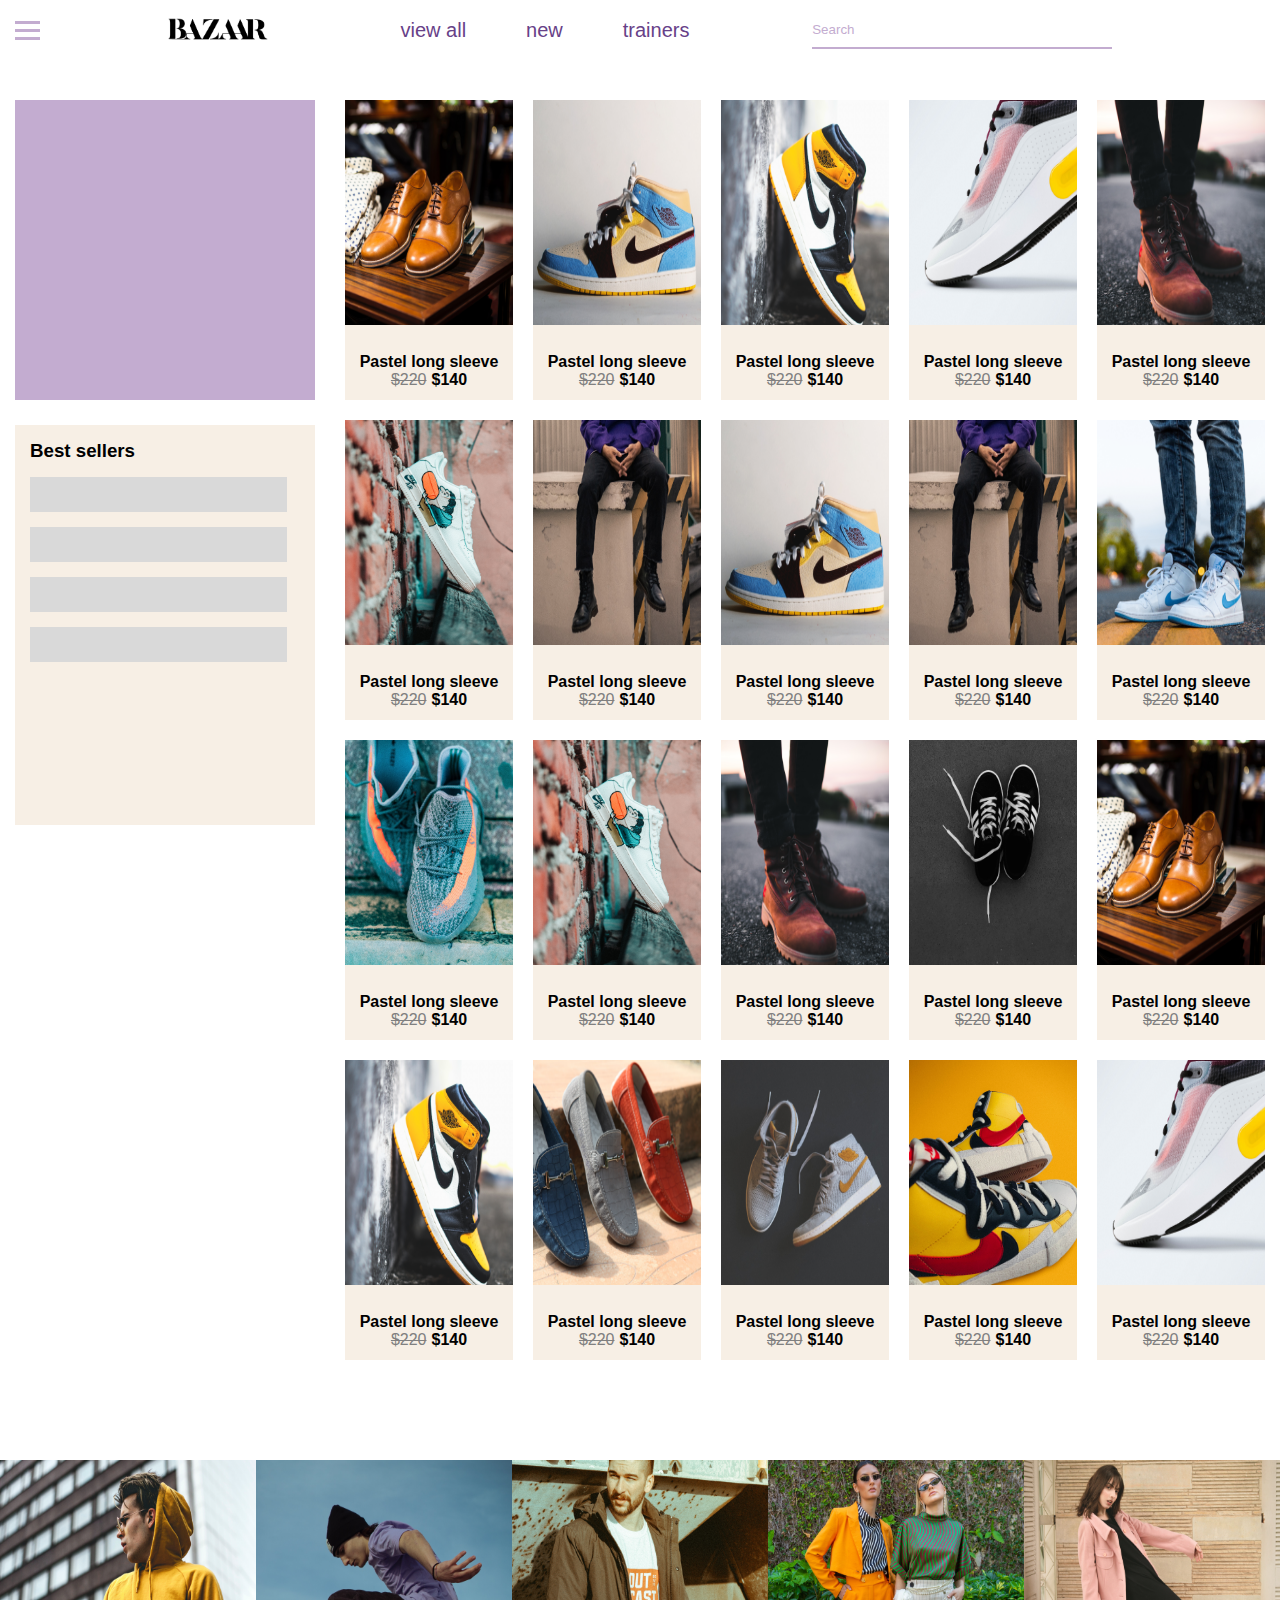
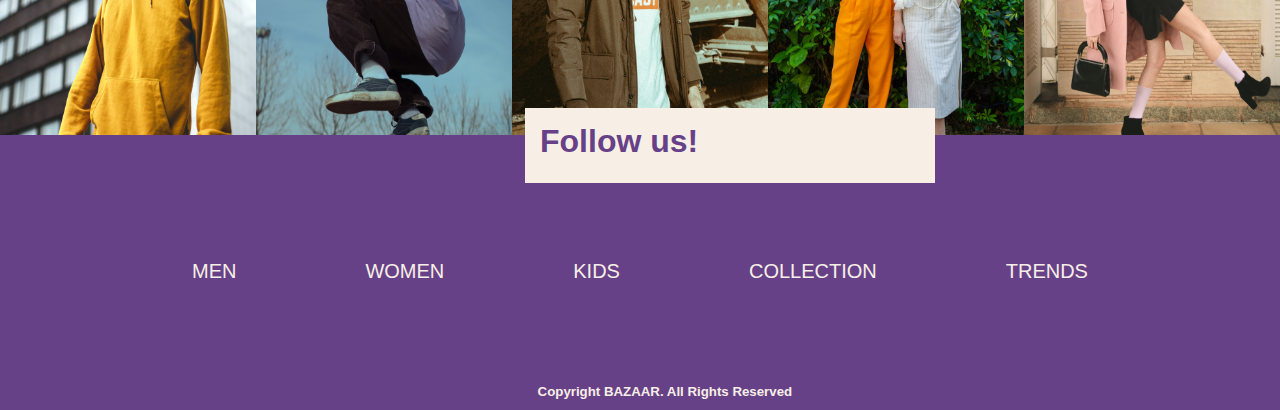
<file: all.html>
<html lang="en">
<head>
  <meta charset="UTF-8">
  <meta http-equiv="X-UA-Compatible" content="IE=edge">
  <meta name="viewport" content="width=device-width, initial-scale=1.0">
  <link rel="stylesheet" href="https://cdnjs.cloudflare.com/ajax/libs/font-awesome/6.4.0/css/all.min.css" integrity="sha512-iecdLmaskl7CVkqkXNQ/ZH/XLlvWZOJyj7Yy7tcenmpD1ypASozpmT/E0iPtmFIB46ZmdtAc9eNBvH0H/ZpiBw==" crossorigin="anonymous" referrerpolicy="no-referrer" />
  <link rel="stylesheet" href="fadi.css">
  <title>Document</title>
</head>
<body>
  <header>
    <div class="hamburger">
      <span class="bar"></span>
      <span class="bar"></span>
      <span class="bar"></span>
    </div>
    <ul class="ham-list">
      <li class="bold-li">WOMEN</li>
      <li><a href="">Basics</a></li>
      <li><a href="">Jeans</a></li>
      <li><a href="">Pants</a></li>
      <li><a href="">T-shirts</a></li>
      <li><a href="">Dress</a></li>
      <li><a href="">Skirt</a></li>
      <li><a href="">Shoes</a></li>
      <li><a href="">Accessories</a></li>
      <li class="bold-li">MEN</li>
      <li><a href="">Basics</a></li>
      <li><a href="">Jeans</a></li>
      <li><a href="">T-shirts</a></li>
      <li><a href="">Pants</a></li>
      <li><a href="">Shoes</a></li>
      <li class="bold-li">KIDS</li>
      <li><a href="">Basics</a></li>
      <li><a href="">Dress</a></li>
      <li><a href="">Pants</a></li>
      <li><a href="">T-shirts</a></li>
      <li><a href="">Shoes</a></li>
    </ul>
    <a href=""><img src="imgs/logo.png" alt="logo" class="logo"></a>
    <nav>
      <ul>
        <li><a href="">view all</a></li>
        <li><a href="">new</a></li>
        <li><a href="">trainers</a></li>
      </ul>
    </nav>
    <div class="search-bar">
      <input type="text" placeholder="Search" id="search">
      <label for="search"><i class="fa-solid fa-magnifying-glass" style="color:#c3acd0;"></i></label>
    </div>
    <div class="shopping-bag">
      <a href=""><i class="fa-solid fa-heart" style="color: #c3acd0;"></i></a>
      <a href=""><i class="fa-solid fa-bag-shopping" style="color: #c3acd0;"></i></a>
    </div>
  </div>
  </header>
<div class="container">
  <section class="section-1">
    <div class="grid-container">
      <a href="product .html">
       <div>
        <img src="imgs/sabat1 (7).png" alt="">
        <br>
          <i class="fa-solid fa-star" style="color: #FFC806;"></i>
          <i class="fa-solid fa-star" style="color: #FFC806;"></i>
          <i class="fa-solid fa-star" style="color: #FFC806;"></i>
          <i class="fa-solid fa-star" style="color: #FFC806;"></i>
          <i class="fa-solid fa-star" style="color: #FFC806;"></i>
          <br>
          <h4>Pastel long sleeve</h4>
          <span class="span-1">$220</span><span class="span-2">$140</span>
       </div>
      </a>
      <a href="product .html">
       <div>
        <img src="imgs/sabat1 (1).png" alt="">
        <br>
          <i class="fa-solid fa-star" style="color: #FFC806;"></i>
          <i class="fa-solid fa-star" style="color: #FFC806;"></i>
          <i class="fa-solid fa-star" style="color: #FFC806;"></i>
          <i class="fa-solid fa-star" style="color: #FFC806;"></i>
          <i class="fa-solid fa-star" style="color: #FFC806;"></i>
          <br>
          <h4>Pastel long sleeve</h4>
          <span class="span-1">$220</span><span class="span-2">$140</span>
       </div>
      </a>
      <a href="product .html">
       <div>
        <img src="imgs/sabat1 (6).png" alt="">
        <br>
          <i class="fa-solid fa-star" style="color: #FFC806;"></i>
          <i class="fa-solid fa-star" style="color: #FFC806;"></i>
          <i class="fa-solid fa-star" style="color: #FFC806;"></i>
          <i class="fa-solid fa-star" style="color: #FFC806;"></i>
          <i class="fa-solid fa-star" style="color: #FFC806;"></i>
          <br>
          <h4>Pastel long sleeve</h4>
          <span class="span-1">$220</span><span class="span-2">$140</span>

       </div>
      </a>
      <a href="product .html"> 
       <div>
        <img src="imgs/sabat1 (2).png" alt="">
        <br>
          <i class="fa-solid fa-star" style="color: #FFC806;"></i>
          <i class="fa-solid fa-star" style="color: #FFC806;"></i>
          <i class="fa-solid fa-star" style="color: #FFC806;"></i>
          <i class="fa-solid fa-star" style="color: #FFC806;"></i>
          <i class="fa-solid fa-star" style="color: #FFC806;"></i>
          <br>
          <h4>Pastel long sleeve</h4>
          <span class="span-1">$220</span><span class="span-2">$140</span>
       </div>
      </a>
      <a href="product .html"> 
       <div>
        <img src="imgs/sabat1 (11).png" alt="">
        <br>
          <i class="fa-solid fa-star" style="color: #FFC806;"></i>
          <i class="fa-solid fa-star" style="color: #FFC806;"></i>
          <i class="fa-solid fa-star" style="color: #FFC806;"></i>
          <i class="fa-solid fa-star" style="color: #FFC806;"></i>
          <i class="fa-solid fa-star" style="color: #FFC806;"></i>
          <br>
          <h4>Pastel long sleeve</h4>
          <span class="span-1">$220</span><span class="span-2">$140</span>
       </div>
      </a>
      <a href="product .html"> 
       <div>
        <img src="imgs/sabat1 (12).png" alt="">
        <br>
          <i class="fa-solid fa-star" style="color: #FFC806;"></i>
          <i class="fa-solid fa-star" style="color: #FFC806;"></i>
          <i class="fa-solid fa-star" style="color: #FFC806;"></i>
          <i class="fa-solid fa-star" style="color: #FFC806;"></i>
          <i class="fa-solid fa-star" style="color: #FFC806;"></i>
          <br>
          <h4>Pastel long sleeve</h4>
          <span class="span-1">$220</span><span class="span-2">$140</span>
       </div>
      </a>
      <a href="product .html"> 
       <div>
        <img src="imgs/sabat1 (15).png" alt="">
        <br>
          <i class="fa-solid fa-star" style="color: #FFC806;"></i>
          <i class="fa-solid fa-star" style="color: #FFC806;"></i>
          <i class="fa-solid fa-star" style="color: #FFC806;"></i>
          <i class="fa-solid fa-star" style="color: #FFC806;"></i>
          <i class="fa-solid fa-star" style="color: #FFC806;"></i>
          <br>
          <h4>Pastel long sleeve</h4>
          <span class="span-1">$220</span><span class="span-2">$140</span>
       </div>
      </a>
      <a href="product .html"> 
       <div>
        <img src="imgs/sabat1 (1).png" alt="">
        <br>
          <i class="fa-solid fa-star" style="color: #FFC806;"></i>
          <i class="fa-solid fa-star" style="color: #FFC806;"></i>
          <i class="fa-solid fa-star" style="color: #FFC806;"></i>
          <i class="fa-solid fa-star" style="color: #FFC806;"></i>
          <i class="fa-solid fa-star" style="color: #FFC806;"></i>
          <br>
          <h4>Pastel long sleeve</h4>
          <span class="span-1">$220</span><span class="span-2">$140</span>
       </div>
      </a>
      <a href="product .html"> 
       <div>
        <img src="imgs/sabat1 (15).png" alt="">
        <br>
          <i class="fa-solid fa-star" style="color: #FFC806;"></i>
          <i class="fa-solid fa-star" style="color: #FFC806;"></i>
          <i class="fa-solid fa-star" style="color: #FFC806;"></i>
          <i class="fa-solid fa-star" style="color: #FFC806;"></i>
          <i class="fa-solid fa-star" style="color: #FFC806;"></i>
          <br>
          <h4>Pastel long sleeve</h4>
          <span class="span-1">$220</span><span class="span-2">$140</span>
       </div>
      </a>
      <a href="product .html"> 
       <div>
        <img src="imgs/sabat1 (14).png" alt="">
        <br>
          <i class="fa-solid fa-star" style="color: #FFC806;"></i>
          <i class="fa-solid fa-star" style="color: #FFC806;"></i>
          <i class="fa-solid fa-star" style="color: #FFC806;"></i>
          <i class="fa-solid fa-star" style="color: #FFC806;"></i>
          <i class="fa-solid fa-star" style="color: #FFC806;"></i>
          <br>
          <h4>Pastel long sleeve</h4>
          <span class="span-1">$220</span><span class="span-2">$140</span>
       </div>
      </a>
      <a href="product .html"> 
       <div>
        <img src="imgs/sabat1 (13).png" alt="">
        <br>
          <i class="fa-solid fa-star" style="color: #FFC806;"></i>
          <i class="fa-solid fa-star" style="color: #FFC806;"></i>
          <i class="fa-solid fa-star" style="color: #FFC806;"></i>
          <i class="fa-solid fa-star" style="color: #FFC806;"></i>
          <i class="fa-solid fa-star" style="color: #FFC806;"></i>
          <br>
          <h4>Pastel long sleeve</h4>
          <span class="span-1">$220</span><span class="span-2">$140</span>
       </div>
      </a>
      <a href="product .html"> 
       <div>
        <img src="imgs/sabat1 (12).png" alt="">
        <br>
          <i class="fa-solid fa-star" style="color: #FFC806;"></i>
          <i class="fa-solid fa-star" style="color: #FFC806;"></i>
          <i class="fa-solid fa-star" style="color: #FFC806;"></i>
          <i class="fa-solid fa-star" style="color: #FFC806;"></i>
          <i class="fa-solid fa-star" style="color: #FFC806;"></i>
          <br>
          <h4>Pastel long sleeve</h4>
          <span class="span-1">$220</span><span class="span-2">$140</span>
       </div>
      </a>
      <a href="product .html"> 
       <div>
        <img src="imgs/sabat1 (11).png" alt="">
        <br>
          <i class="fa-solid fa-star" style="color: #FFC806;"></i>
          <i class="fa-solid fa-star" style="color: #FFC806;"></i>
          <i class="fa-solid fa-star" style="color: #FFC806;"></i>
          <i class="fa-solid fa-star" style="color: #FFC806;"></i>
          <i class="fa-solid fa-star" style="color: #FFC806;"></i>
          <br>
          <h4>Pastel long sleeve</h4>
          <span class="span-1">$220</span><span class="span-2">$140</span>
       </div>
      </a>
      <a href="product .html"> 
       <div>
        <img src="imgs/sabat1 (10).png" alt="">
        <br>
          <i class="fa-solid fa-star" style="color: #FFC806;"></i>
          <i class="fa-solid fa-star" style="color: #FFC806;"></i>
          <i class="fa-solid fa-star" style="color: #FFC806;"></i>
          <i class="fa-solid fa-star" style="color: #FFC806;"></i>
          <i class="fa-solid fa-star" style="color: #FFC806;"></i>
          <br>
          <h4>Pastel long sleeve</h4>
          <span class="span-1">$220</span><span class="span-2">$140</span>
       </div>
      </a>
      <a href="product .html"> 
       <div>
        <img src="imgs/sabat1 (7).png" alt="">
        <br>
          <i class="fa-solid fa-star" style="color: #FFC806;"></i>
          <i class="fa-solid fa-star" style="color: #FFC806;"></i>
          <i class="fa-solid fa-star" style="color: #FFC806;"></i>
          <i class="fa-solid fa-star" style="color: #FFC806;"></i>
          <i class="fa-solid fa-star" style="color: #FFC806;"></i>
          <br>
          <h4>Pastel long sleeve</h4>
          <span class="span-1">$220</span><span class="span-2">$140</span>
       </div>
      </a>
      <a href="product .html"> 
       <div>
        <img src="imgs/sabat1 (6).png" alt="">
        <br>
          <i class="fa-solid fa-star" style="color: #FFC806;"></i>
          <i class="fa-solid fa-star" style="color: #FFC806;"></i>
          <i class="fa-solid fa-star" style="color: #FFC806;"></i>
          <i class="fa-solid fa-star" style="color: #FFC806;"></i>
          <i class="fa-solid fa-star" style="color: #FFC806;"></i>
          <br>
          <h4>Pastel long sleeve</h4>
          <span class="span-1">$220</span><span class="span-2">$140</span>
       </div>
      </a>
      <a href="product .html"> 
       <div>
        <img src="imgs/sabat1 (5).png" alt="">
        <br>
          <i class="fa-solid fa-star" style="color: #FFC806;"></i>
          <i class="fa-solid fa-star" style="color: #FFC806;"></i>
          <i class="fa-solid fa-star" style="color: #FFC806;"></i>
          <i class="fa-solid fa-star" style="color: #FFC806;"></i>
          <i class="fa-solid fa-star" style="color: #FFC806;"></i>
          <br>
          <h4>Pastel long sleeve</h4>
          <span class="span-1">$220</span><span class="span-2">$140</span>
       </div>
      </a>
      <a href="product .html"> 
       <div>
        <img src="imgs/sabat1 (4).png" alt="">
        <br>
          <i class="fa-solid fa-star" style="color: #FFC806;"></i>
          <i class="fa-solid fa-star" style="color: #FFC806;"></i>
          <i class="fa-solid fa-star" style="color: #FFC806;"></i>
          <i class="fa-solid fa-star" style="color: #FFC806;"></i>
          <i class="fa-solid fa-star" style="color: #FFC806;"></i>
          <br>
          <h4>Pastel long sleeve</h4>
          <span class="span-1">$220</span><span class="span-2">$140</span>
       </div>
      </a>
      <a href="product .html"> 
       <div>
        <img src="imgs/sabat1 (3).png" alt="">
        <br>
          <i class="fa-solid fa-star" style="color: #FFC806;"></i>
          <i class="fa-solid fa-star" style="color: #FFC806;"></i>
          <i class="fa-solid fa-star" style="color: #FFC806;"></i>
          <i class="fa-solid fa-star" style="color: #FFC806;"></i>
          <i class="fa-solid fa-star" style="color: #FFC806;"></i>
          <br>
          <h4>Pastel long sleeve</h4>
          <span class="span-1">$220</span><span class="span-2">$140</span>
       </div>
      </a>
      <a href="product .html"> 
       <div>
        <img src="imgs/sabat1 (2).png" alt="">
        <br>
          <i class="fa-solid fa-star" style="color: #FFC806;"></i>
          <i class="fa-solid fa-star" style="color: #FFC806;"></i>
          <i class="fa-solid fa-star" style="color: #FFC806;"></i>
          <i class="fa-solid fa-star" style="color: #FFC806;"></i>
          <i class="fa-solid fa-star" style="color: #FFC806;"></i>
          <br>
          <h4>Pastel long sleeve</h4>
          <span class="span-1">$220</span><span class="span-2">$140</span>
       </div>
      </a>      
    </div>
  </section>
  <div class="stats">
    <div></div>
    <div>
      <h3>Best sellers</h3>
      <div></div>
      <div></div>
      <div></div>
      <div></div>
    </div>
  </div>
</div>
  <footer>
    <div class="footer-pictures">
      <div><img src="imgs/footer1.png" alt=""></div>
      <div><img src="imgs/footer2.png" alt=""></div>
      <div><img src="imgs/footer 3.png" alt=""></div>
      <div><img src="imgs/footer 4.png" alt=""></div>
      <div><img src="imgs/footer 5.png" alt=""></div>
    </div>
    <div class="follow-us">
      <h1>Follow us!</h1>
      <a href=""><i class="fa-brands fa-instagram fa-2xl" style="color:#674188;"></i></a>
      <a href=""><i class="fa-brands fa-square-facebook fa-2xl" style="color:#674188;"></i></a>
      <a href=""><i class="fa-brands fa-invision fa-2xl" style=color:#674188;"></i></a>
      <a href=""><i class="fa-brands fa-youtube fa-2xl" style="color:#674188;"></i></a>
      <a href=""><i class="fa-brands fa-square-twitter fa-2xl" style="color:#674188;"></i></a>
    </div>
    <div class="footer-ul">
      <ul>
        <li><a href="">MEN</a></li>
        <li><a href="">WOMEN</a></li>
        <li><a href="">KIDS</a></li>
        <li><a href="">COLLECTION</a></li>
        <li><a href="">TRENDS</a></li>
      </ul>
    </div>
    <h5>Copyright BAZAAR. All Rights Reserved</h5>
  </footer>
  <script src="script.js"></script>
</body>
</html>
</file>
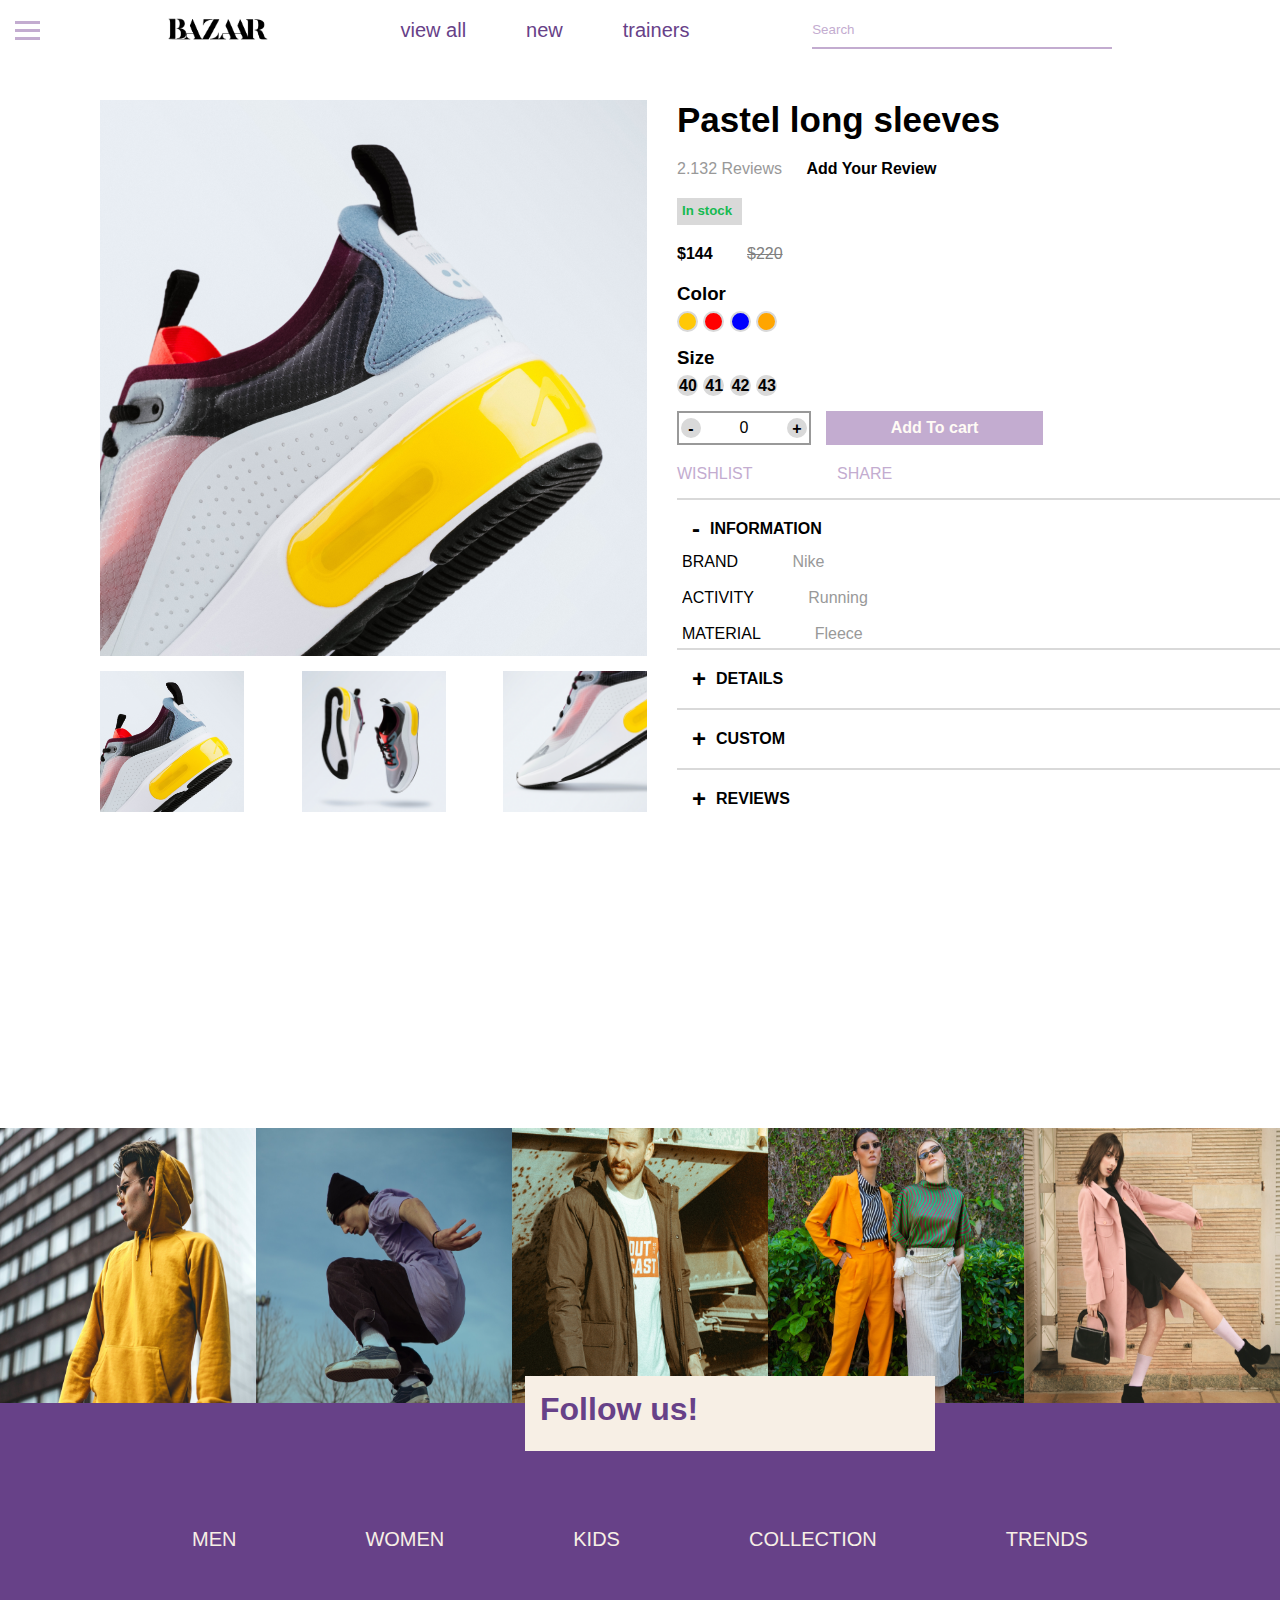
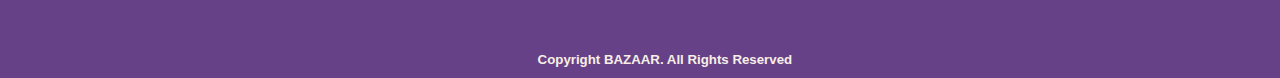
<file: product .html>
<html lang="en">
<head>
  <meta charset="UTF-8">
  <meta http-equiv="X-UA-Compatible" content="IE=edge">
  <meta name="viewport" content="width=device-width, initial-scale=1.0">
  <link rel="stylesheet" href="https://cdnjs.cloudflare.com/ajax/libs/font-awesome/6.4.0/css/all.min.css" integrity="sha512-iecdLmaskl7CVkqkXNQ/ZH/XLlvWZOJyj7Yy7tcenmpD1ypASozpmT/E0iPtmFIB46ZmdtAc9eNBvH0H/ZpiBw==" crossorigin="anonymous" referrerpolicy="no-referrer" />
  <link rel="stylesheet" href="fadi.css">
  <title>Document</title>
</head>
<body>
  <header>
    <div class="hamburger">
      <span class="bar"></span>
      <span class="bar"></span>
      <span class="bar"></span>
    </div>
    <ul class="ham-list">
      <li class="bold-li">WOMEN</li>
      <li><a href="">Basics</a></li>
      <li><a href="">Jeans</a></li>
      <li><a href="">Pants</a></li>
      <li><a href="">T-shirts</a></li>
      <li><a href="">Dress</a></li>
      <li><a href="">Skirt</a></li>
      <li><a href="">Shoes</a></li>
      <li><a href="">Accessories</a></li>
      <li class="bold-li">MEN</li>
      <li><a href="">Basics</a></li>
      <li><a href="">Jeans</a></li>
      <li><a href="">T-shirts</a></li>
      <li><a href="">Pants</a></li>
      <li><a href="">Shoes</a></li>
      <li class="bold-li">KIDS</li>
      <li><a href="">Basics</a></li>
      <li><a href="">Dress</a></li>
      <li><a href="">Pants</a></li>
      <li><a href="">T-shirts</a></li>
      <li><a href="">Shoes</a></li>
    </ul>
    <a href=""><img src="imgs/logo.png" alt="logo" class="logo"></a>
    <nav>
      <ul>
        <li><a href="">view all</a></li>
        <li><a href="">new</a></li>
        <li><a href="">trainers</a></li>
      </ul>
    </nav>
    <div class="search-bar">
      <input type="text" placeholder="Search" id="search">
      <label for="search"><i class="fa-solid fa-magnifying-glass" style="color:#c3acd0;"></i></label>
    </div>
    <div class="shopping-bag">
      <a href=""><i class="fa-solid fa-heart" style="color: #c3acd0;"></i></a>
      <a href=""><i class="fa-solid fa-bag-shopping" style="color: #c3acd0;"></i></a>
    </div>
  </div>
  </header>
  <section class="product-section">
    <div class="product-img">
      <img src="imgs/product-img-1 (1).png" alt="" id="main-img">
      <div class="small-img-group">
        <div class="small-img">
          <img src="imgs/product-img-1 (1).png" alt="" class="secondary-img">
        </div>
        <div class="small-img">
          <img src="imgs/product-img-1 (2).png" alt="" class="secondary-img">
        </div>
        <div class="small-img">
          <img src="imgs/product-img-1 (3).png" alt="" class="secondary-img">
        </div>
      </div>
    </div>
    <div class="product-info">
      <h1>Pastel long sleeves</h1>
      <div class="product-reviews">
        <i class="fa-solid fa-star" style="color: #FFC806;"></i>
        <i class="fa-solid fa-star" style="color: #FFC806;"></i>
        <i class="fa-solid fa-star" style="color: #FFC806;"></i>
        <i class="fa-solid fa-star" style="color: #FFC806;"></i>
        <i class="fa-solid fa-star" style="color: #FFC806;"></i>
        <span class="span-reviews">2.132 Reviews</span>
        <span class="span-addReview">Add Your Review</span>
      </div>
      <h5>In stock</h5>
      <div class="prix">
        <span class="span-2">$144</span>
        <span class="span-1">$220</span>
      </div>
      <h3>Color</h3>
      <div class="product-colors">
        <div class="yellow"></div>
        <div class="red"></div>
        <div class="blue"></div>
        <div class="orange"></div>
      </div>
      <h3>Size</h3>
      <div class="product-sizes">
        <div>40</div>
        <div>41</div>
        <div>42</div>
        <div>43</div>
      </div>
      <div class="add-to-cart">
        <div class="quantity">
          <div class="sub">-</div>
          <div class="value">0</div>
          <div class="add">+</div>
        </div>
        <div class="addCart"><h4>Add To cart</h4></div>
      </div>
      <div class="wishlist-share">
        <div class="Wishlist">
          <i class="fa-solid fa-heart fa-xl" style="color: #c3acd0;"></i>
          <span>WISHLIST</span>
        </div>
        <div class="share">
          <i class="fa-solid fa-share-nodes fa-xl" style="color: #c3acd0;"></i>
          <span>SHARE</span>
        </div>
      </div>
      <ul class="accordion">
        <li>
          <input type="radio" name="accordion" id="information" checked>
          <label for="information">INFORMATION</label>
          <div class="accordion-content">
            <p>BRAND <span class="span-accord">Nike</span></p>
            <br>
            <p>ACTIVITY <span class="span-accord">Running</span></p>
            <br>
            <p>MATERIAL <Span class="span-accord">Fleece</Span></p>
          </div>
        </li>
        <li>
          <input type="radio" name="accordion" id="details">
          <label for="details">DETAILS</label>
          <div class="accordion-content">
            none
          </div>
        </li>
        <li>
          <input type="radio" name="accordion" id="custom">
          <label for="custom">CUSTOM</label>
          <div class="accordion-content">
            none
          </div>
        </li>
        <li>
          <input type="radio" name="accordion" id="rev">
          <label for="rev">REVIEWS</label>
          <div class="accordion-content">
            none
          </div>
        </li>
      </ul>

    </div>

  </section>
  <footer>
    <div class="footer-pictures">
      <div><img src="imgs/footer1.png" alt=""></div>
      <div><img src="imgs/footer2.png" alt=""></div>
      <div><img src="imgs/footer 3.png" alt=""></div>
      <div><img src="imgs/footer 4.png" alt=""></div>
      <div><img src="imgs/footer 5.png" alt=""></div>
    </div>
    <div class="follow-us">
      <h1>Follow us!</h1>
      <a href=""><i class="fa-brands fa-instagram fa-2xl" style="color:#674188;"></i></a>
      <a href=""><i class="fa-brands fa-square-facebook fa-2xl" style="color:#674188;"></i></a>
      <a href=""><i class="fa-brands fa-invision fa-2xl" style=color:#674188;"></i></a>
      <a href=""><i class="fa-brands fa-youtube fa-2xl" style="color:#674188;"></i></a>
      <a href=""><i class="fa-brands fa-square-twitter fa-2xl" style="color:#674188;"></i></a>
    </div>
    <div class="footer-ul">
      <ul>
        <li><a href="">MEN</a></li>
        <li><a href="">WOMEN</a></li>
        <li><a href="">KIDS</a></li>
        <li><a href="">COLLECTION</a></li>
        <li><a href="">TRENDS</a></li>
      </ul>
    </div>
    <h5>Copyright BAZAAR. All Rights Reserved</h5>
  </footer>
  <script src="script.js"></script>
</body>
</html>
</file>
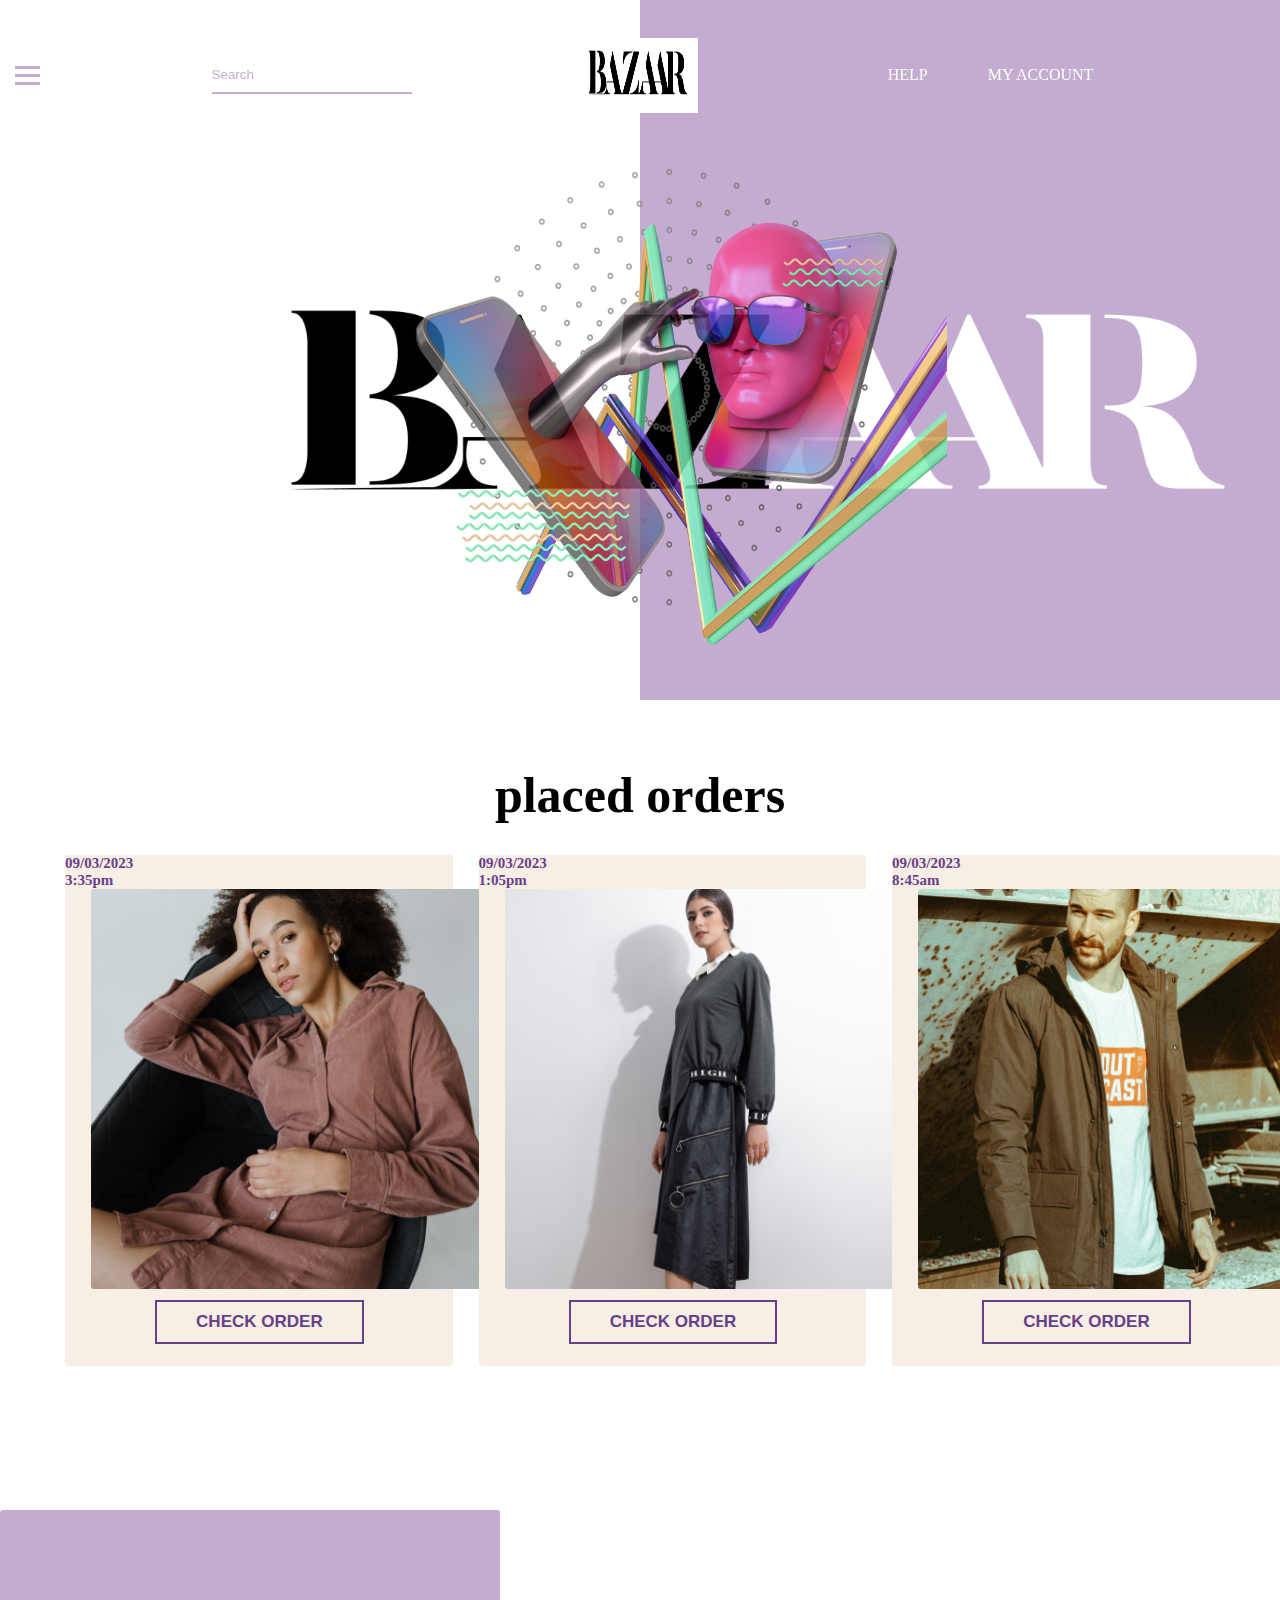
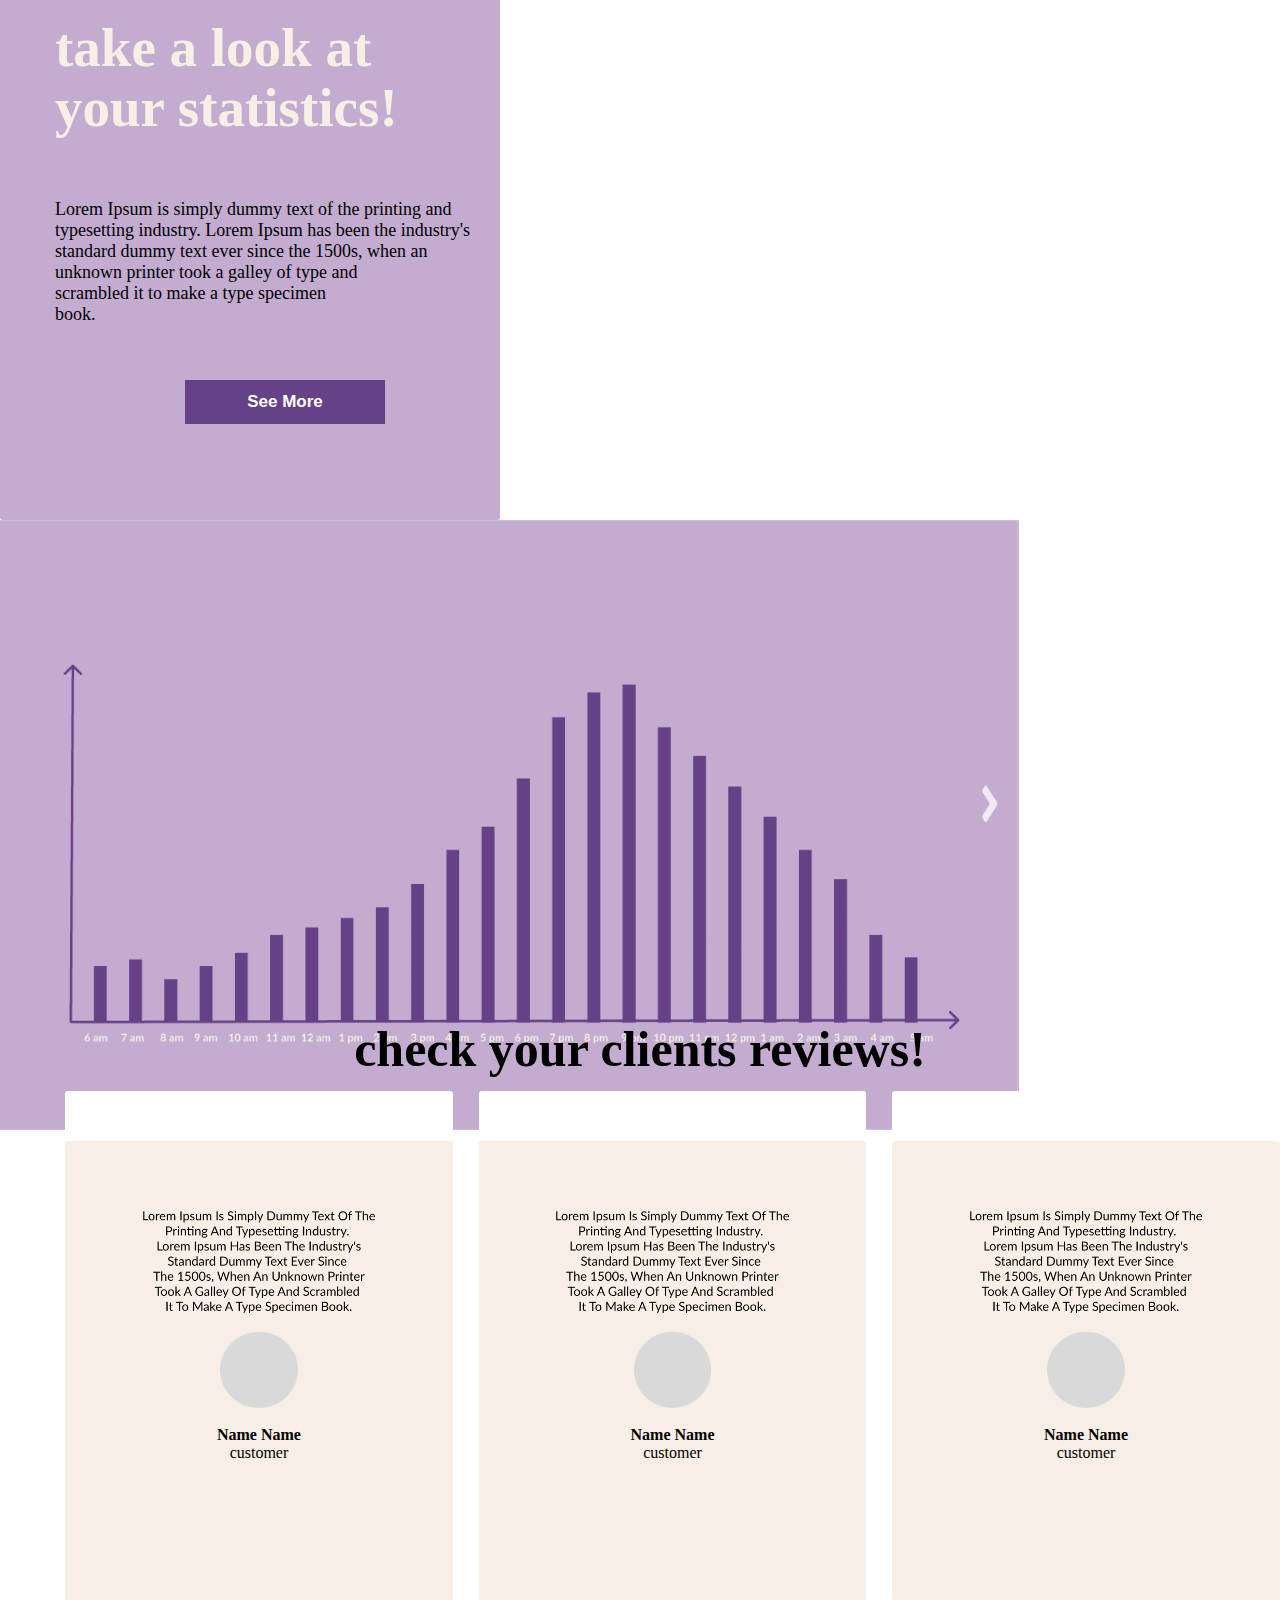
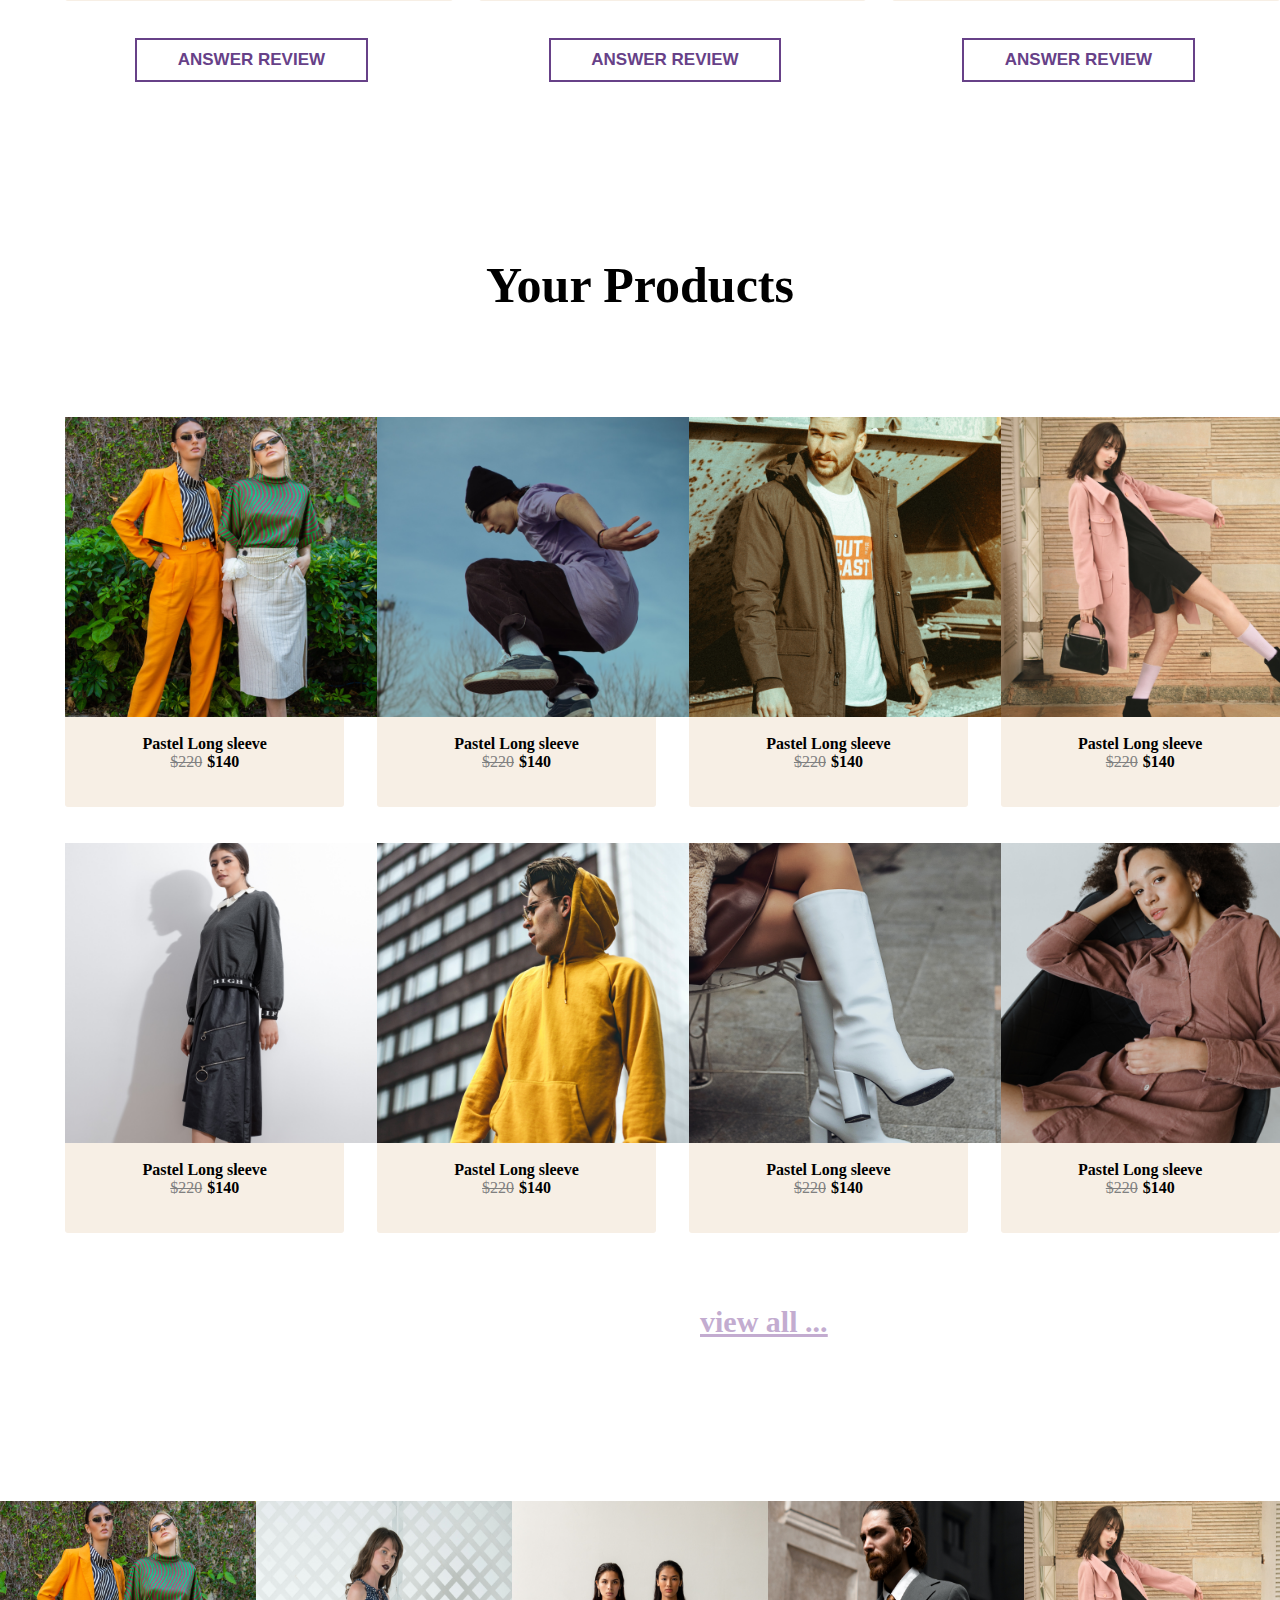
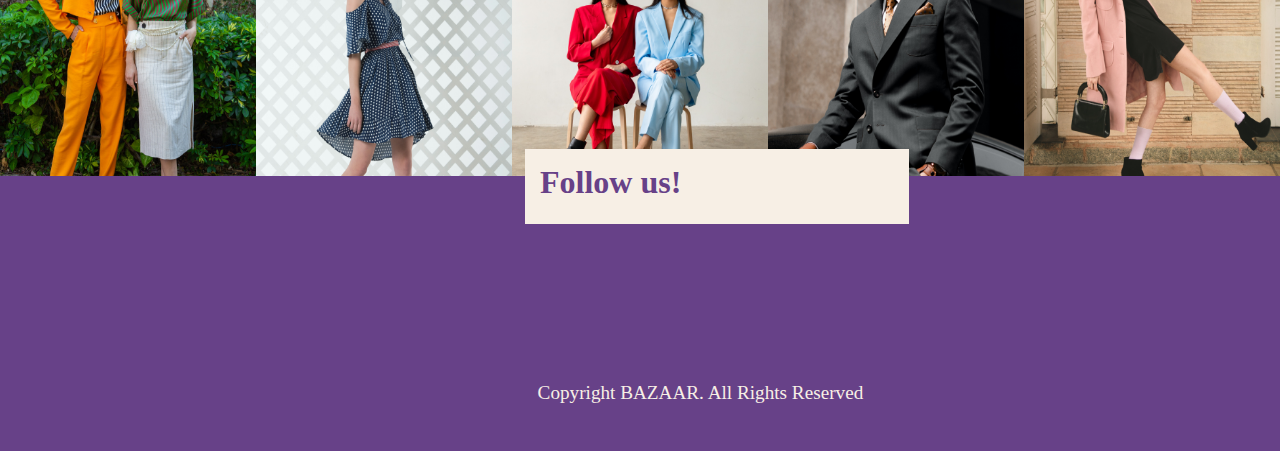
<file: seller.html>
<html lang="en">
<head>
  <meta charset="UTF-8">
  <meta http-equiv="X-UA-Compatible" content="IE=edge">
  <meta name="viewport" content="width=device-width, initial-scale=1.0">
  <link rel="stylesheet" href="https://cdnjs.cloudflare.com/ajax/libs/font-awesome/6.4.0/css/all.min.css" integrity="sha512-iecdLmaskl7CVkqkXNQ/ZH/XLlvWZOJyj7Yy7tcenmpD1ypASozpmT/E0iPtmFIB46ZmdtAc9eNBvH0H/ZpiBw==" crossorigin="anonymous" referrerpolicy="no-referrer" />
  <link rel="stylesheet" href="seller.css">

  <title>BAZAAR</title>
</head>
<body>
  <header>
    <div class="hamburger">
      <span class="bar"></span>
      <span class="bar"></span>
      <span class="bar"></span>
    </div>
    <ul class="ham-list">
      <li class="bold-li">ACCOUNT</li>
      <li class="bold-li">ORDERS</li>
      <li><a href="">Chechek/Unchecked</a></li>
      <li><a href="">Verified/Unverified</a></li>
      <li><a href="">Delivered</a></li>
      <li><a href="">Annulled</a></li>
      <li class="bold-li">PRODUCTS</li>
      <li><a href="">Add products</a></li>
      <li><a href="">Deleted products</a></li>
      <li><a href="">Edited produtcs</a></li>
      <li class="bold-li">STATESTICS</li>
      <li><a href="">User charts</a></li>
      <li><a href="">Product charts</a></li>
      <li><a href="">Periods diagramm</a></li>
    </ul>
    <div class="search-bar">
      <input type="text" placeholder="Search" id="search">
      <label for="search"><i class="fa-solid fa-magnifying-glass" style="color:#c3acd0;"></i></label>
    </div>
     <a href="test.html"><img src="imgs/logo.png" alt="logo" class="logo"></a>
    <nav>
      <ul>
        <li><a href="">HELP</a></li>
        <li><a href="">MY ACCOUNT</a></li>
      </ul>
    </nav>
    <div class="add-icon"><a href=""><i class="fa-solid fa-plus fa-xl" style="color: white;"></i></a></div>
  </header>
  <section class="section-1">
    <div></div>
    <div></div>
    <img src="imgs/big-logo.png" alt="" class="big-logo">
    <img src="imgs/pic1.png" alt="" class="random">
  </section>
  <script src="test.js"></script>
  <br>
  <br>
  <br>
  <div class="heading">
    <h1>placed orders</h1>
  </div>
  <br>
  <div class="container">
    <div class="wrapper">
      <div class="content">
        <p>09/03/2023</p>
          <p>3:35pm</p>
    <img src="imgs/pic2.png" alt="">
      </div>
      <div class="row">
        <div class="button">
          <button id="button">CHECK ORDER</button>
        </div>
      </div>
    </div>

    <div class="wrapper">
      <div class="content">
        <p>09/03/2023</p>
          <p>1:05pm</p>
      <img src="imgs/pic3.png" alt="">
      </div>
      <div class="row">
        <div class="button">
          <button id="button">CHECK ORDER</button>
        </div>
      </div>
    </div>

    <div class="wrapper">
      <div class="content">
        <p>09/03/2023</p>
          <p>8:45am</p>
      <img src="imgs/pic4.png" alt="">
      </div>
      <div class="row">
        <div class="button">
          <button id="button">CHECK ORDER</button>
        </div>
      </div>
    </div>
  </div>
  <br>
  <br>
  <br>
  <br>
  <br>
  <br>
  <br>
  <br>
  <div class="statistics">
      <div class="left-container">
        <div class="left-box">
          <div class="title">
            <br><br><br><br><br><br>
            <p id="titre">take a look at <br> your statistics!</p>
            <br><br>
            <p>Lorem Ipsum is simply dummy text of the printing and <br>
               typesetting industry. Lorem Ipsum has been the industry's <br>
               standard dummy text ever since the 1500s, when an <br>
               unknown printer took a galley of type and <br>
               scrambled it to make a type specimen <br>
               book.</p>
               <br><br>
               <a href="file:///C:/Users/rayen/OneDrive/Desktop/BAZAAR/Bazaar/seller.html">
                <button id="button1" >See More</button>
               </a>
          </div>

        </div>
      </div>
      <img src="imgs/pic5.png" alt="">  
  </div>
  
  <br>
  <br>
  <br>
  <br>
  <br>
  <br>
  <br>
  <br>
  <br>
  <br>
  <br>
  <div class="heading">
    <h1>check your clients reviews!</h1>
  </div>



  <div class="container-reviews">
    <div class="big-box">
      <div class="box">
        <div class="reviews">
          <br>
          <i class="fas fa-star"></i>
          <i class="fas fa-star"></i>
          <i class="fas fa-star"></i>
          <i class="fas fa-star"></i>
          <i class="fas fa-star"></i>
        </div>
        <div class="testimonials">
          <br>
          <img src="imgs/pic7.png" alt="">
        </div>
        <div class="profile">
          <br>
          <img src="imgs/pic8.png" alt="pic8">
          <div class="name">
            <br>
            <p><b>Name Name</b></p>
            <p>customer</p>
          </div>
        </div>
      </div>
      <br>
      <br>  
      <div class="row">
        <div class="button">
          <button>ANSWER REVIEW</button>
        </div>
      </div>
    </div>
       
    <div class="big-box">
      <div class="box">
        <div class="reviews">
          <br>
          <i class="fas fa-star"></i>
          <i class="fas fa-star"></i>
          <i class="fas fa-star"></i>
          <i class="fas fa-star"></i>
          <i class="fas fa-star"></i>
        </div>
        <div class="testimonials">
          <br>
          <img src="imgs/pic7.png" alt="">
        </div>
        <div class="profile">
          <br>
          <img src="imgs/pic8.png" alt="pic8">
          <div class="name">
            <br>
            <p><b>Name Name</b></p>
            <p>customer</p>
          </div>
        </div>
      </div>
      <br>
      <br>  
      <div class="row">
        <div class="button">
          <button>ANSWER REVIEW</button>
        </div>
      </div>
    </div>

    <div class="big-box">
      <div class="box">
        <div class="reviews">
          <br>
          <i class="fas fa-star"></i>
          <i class="fas fa-star"></i>
          <i class="fas fa-star"></i>
          <i class="fas fa-star"></i>
          <i class="fas fa-star"></i>
        </div>
        <div class="testimonials">
          <br>
          <img src="imgs/pic7.png" alt="">
        </div>
        <div class="profile">
          <br>
          <img src="imgs/pic8.png" alt="pic8">
          <div class="name">
            <br>
            <p><b>Name Name</b></p>
            <p>customer</p>
          </div>
        </div>
      </div>
      <br>
      <br>  
      <div class="row">
        <div class="button">
          <button>ANSWER REVIEW</button>
        </div>
      </div>
    </div>
  </div>
  <br><br><br><br><br><br><br>
  <br><br>
  <div class="heading">
    <h1>Your Products</h1>
  </div>
  <br><br><br><br><br>
  <div class="container-products">
    <div class="box-products">
      <img src="imgs/pic9.png" alt="">
      <br><br>
      <div class="rating">
        <i class="fas fa-star"></i>
        <i class="fas fa-star"></i>
        <i class="fas fa-star"></i>
        <i class="fas fa-star"></i>
        <i class="fas fa-star"></i>
      </div>
      <p><b>Pastel Long sleeve</b></p>
      <span class="span-1">$220</span><span class="span-2">$140</span>
    </div>

    <div class="box-products">
      <img src="imgs/pic10.png" alt="">
      <br><br>
      <div class="rating">
        <i class="fas fa-star"></i>
        <i class="fas fa-star"></i>
        <i class="fas fa-star"></i>
        <i class="fas fa-star"></i>
        <i class="fas fa-star"></i>
      </div>
      <p><b>Pastel Long sleeve</b></p>
      <span class="span-1">$220</span><span class="span-2">$140</span>

    </div>

    <div class="box-products">
      <img src="imgs/pic11.png" alt="">
      <br><br>
      <div class="rating">
        <i class="fas fa-star"></i>
        <i class="fas fa-star"></i>
        <i class="fas fa-star"></i>
        <i class="fas fa-star"></i>
        <i class="fas fa-star"></i>
      </div>
      <p><b>Pastel Long sleeve</b></p>
      <span class="span-1">$220</span><span class="span-2">$140</span>

    </div>
    <div class="box-products">
      <img src="imgs/pic12.png" alt="">
      <br>
      <br>
      <div class="rating">
        <i class="fas fa-star"></i>
        <i class="fas fa-star"></i>
        <i class="fas fa-star"></i>
        <i class="fas fa-star"></i>
        <i class="fas fa-star"></i>
      </div>
      <p><b>Pastel Long sleeve</b></p>
      <span class="span-1">$220</span><span class="span-2">$140</span>
    </div>
  </div>
<br>
<br>
  <div class="container-products">
    <div class="box-products">
      <img src="imgs/pic13.png" alt="">
      <br>
      <br>
      <div class="rating">
        <i class="fas fa-star"></i>
        <i class="fas fa-star"></i>
        <i class="fas fa-star"></i>
        <i class="fas fa-star"></i>
        <i class="fas fa-star"></i>
      </div>
      <p><b>Pastel Long sleeve</b></p>
      <span class="span-1">$220</span><span class="span-2">$140</span>

    </div>

    <div class="box-products">
      <img src="imgs/pic14.png" alt="">
      <br><br>
      <div class="rating">
        <i class="fas fa-star"></i>
        <i class="fas fa-star"></i>
        <i class="fas fa-star"></i>
        <i class="fas fa-star"></i>
        <i class="fas fa-star"></i>
      </div>
      <p><b>Pastel Long sleeve</b></p>
      <span class="span-1">$220</span><span class="span-2">$140</span>
    </div>

    <div class="box-products">
      <img src="imgs/pic15.png" alt="">
      <br><br>
      <div class="rating">
        <i class="fas fa-star"></i>
        <i class="fas fa-star"></i>
        <i class="fas fa-star"></i>
        <i class="fas fa-star"></i>
        <i class="fas fa-star"></i>
      </div>
      <p><b>Pastel Long sleeve</b></p>
      <span class="span-1">$220</span><span class="span-2">$140</span>
    </div>

    <div class="box-products">
      <img src="imgs/pic16.png" alt="">
      <br><br>
      <div class="rating">
        <i class="fas fa-star"></i>
        <i class="fas fa-star"></i>
        <i class="fas fa-star"></i>
        <i class="fas fa-star"></i>
        <i class="fas fa-star"></i>
      </div>
      <p><b>Pastel Long sleeve</b></p>
      <span class="span-1">$220</span><span class="span-2">$140</span>
    </div>
  </div>
  <br><br><br><br>
  <div class="view-all">
    <a href="file:///C:/Users/rayen/OneDrive/Desktop/BAZAAR/seller/seller.html"><u><b>view all ... </b></u></a>
  </div>
  <br><br><br><br><br><br><br><br><br>

<!------------------footer---------------------->
  <footer>
    <div class="footer-pictures">
      <div><img src="imgs/pic17.png" alt=""></div>
      <div><img src="imgs/pic18.png" alt=""></div>
      <div><img src="imgs/pic19.png" alt=""></div>
      <div><img src="imgs/pic20.png" alt=""></div>
      <div><img src="imgs/pic21.png" alt=""></div>
    </div>
    <div class="follow-us">
      <h1>Follow us!</h1>
      <a href=""><i class="fa-brands fa-instagram fa-2xl" style="color:#674188;"></i></a>
      <a href=""><i class="fa-brands fa-square-facebook fa-2xl" style="color:#674188;"></i></a>
      <a href=""><i class="fa-brands fa-invision fa-2xl" style=color:#674188;"></i></a>
      <a href=""><i class="fa-brands fa-youtube fa-2xl" style="color:#674188;"></i></a>
      <a href=""><i class="fa-brands fa-square-twitter fa-2xl" style="color:#674188;"></i></a>
    </div>
    <p>Copyright BAZAAR. All Rights Reserved</p>
  </footer>
</body>
</html>
</file>
<file: fadi.css>
:root {
  --purple: #674188;
  --lightpurple: #c3acd0;
  --beige: #f7efe5;
  --lightbeige: #fffbf5;
}
* {
  margin: 0;
  padding: 0;
  box-sizing: border-box;
  font-family: 'Poppins', sans-serif;
}
header {
  width: 100%;
  height: 60px;
  position: fixed;
  top: 0;
  background-color: white;
  display: flex;
  justify-content: space-between;
  align-items: center;
  z-index: 999;
}
.logo {
  width: 115px;
  height: 35px;
}
nav ul {
  display: flex;
  justify-content: space-between;
  align-items: center;
  gap: 60px;
}
.shopping-bag {
  margin-right: 15px;
}
.shopping-bag i {
  margin-left: 15px;
}
.search-bar {
  border-bottom: 2px solid var(--lightpurple);
}
.search-bar input {
  background: transparent;
  border: 0px;
  outline: 0px;
  width: 300px;
  height: 35px;
}
::-webkit-input-placeholder {
  color: var(--lightpurple);
}
nav ul a {
  text-decoration: none;
  color: var(--purple);
  font-size: 20px;
}
nav ul a:hover {
  border-bottom: 3px solid var(--purple);
}
li {
  list-style: none;
}
.hamburger {
  cursor: pointer;
  margin-left: 15px;
}
.bar {
  display: block;
  width: 25px;
  height: 3px;
  margin: 5px auto;
  -webkit-transition: all 0.3s ease-in-out;
  transition: all 0.3s ease-in-out;
  background-color: var(--lightpurple);
}
.hamburger.active .bar:nth-child(2) {
  opacity: 0;
}
.hamburger.active .bar:nth-child(1) {
  transform: translateY(8px) rotate(45deg);
}
.hamburger.active .bar:nth-child(3) {
  transform: translateY(-8px) rotate(-45deg);
}
.ham-list {
  position: fixed;
  left: -100%;
  top: 60px;
  gap: 0;
  flex-direction: column;
  width: 15%;
  height: 100%;
  text-align: center;
  transition: 0.3s ease-in-out;
  border-right: 1px solid var(--lightpurple);
  background-color: white;
}
.ham-list.active {
  left: 0;
}
.ham-list li {
  margin-bottom: 5px;
}
.bold-li {
  font-size: 25px;
  color: var(--purple);
}
.ham-list li a {
  text-decoration: none;
  color: grey;
  display: block;
  transition: 0.3s ease;
}
.ham-list li a:hover {
  background: var(--lightpurple);
  color: white;
}
.section-1 {
  margin: 100px 15px ;
}
.rating{
  display: inline;
}
.stats{
  width: 300px;
  height: 1000px;
  margin: 100px 15px;
}
.stats div:nth-child(1){
  width: 300px;
  height: 300px ;
  background-color: var(--lightpurple);
}
.stats div:nth-child(2){
  width: 300px;
  height: 400px;
  margin-top: 25px;
  background-color: var(--beige);
  padding: 15px;
}
.stats div:nth-child(2) div{
  width: 95%;
  height: 35px;
  background-color: #D9D9D9;
  margin-top: 15px;
}
.container{
  display: flex;
  flex-direction: row-reverse;
}
.grid-container {
  display: grid;
  grid-template-columns: repeat(5, 1fr);
  gap: 20px;
}
.grid-container a{
  text-decoration: none;
  color: black;
}
.grid-container div {
  background-color: var(--beige);
  text-align: center;
  height: 300px;
}
.grid-container div:hover {
  position: relative;
  bottom: 5px;
}
.grid-container div img {
  width: 100%;
  height: 75%;
  margin-bottom: 10px;
}
.span-1{
  margin-right: 5px;
  color: grey;
  text-decoration: line-through;
}
.span-2{
  font-weight: bold;
}
footer {
  height: 550px;
  width: 100%;
  background-color: var(--purple);
  position: relative;
}
.footer-pictures {
  display: grid;
  width: 100%;
  height: 50%;
  grid-template-columns: repeat(5, 1fr);
}

.footer-pictures div img{
  max-width: 100%;
  height: 100%;
}
.follow-us {
  width: 32%;
  height: 75px;
  background-color: var(--beige);
  padding: 15px;
  position: absolute;
  left: 525px;
  top: 45%;
}
.follow-us h1 {
  display: inline-block;
  margin-right: 100px;
  color: var(--purple);
}
.footer-ul {
  margin: 125px auto;
  max-width: 70%;
}
.footer-ul ul {
  display: flex;
  justify-content: space-between;
  align-items: center;
}
.footer-ul ul li {
  list-style: none;
}
.footer-ul ul li a {
  text-decoration: none;
  font-size: 20px;
  color: var(--beige);
}
footer h5{
  color: var(--beige);
  position: absolute;
  left: 42%;
  bottom: 2%;
}
/************************************Product section************************************/
.product-section{
  margin: 100px 100px 300px 100px;
  display: flex;

}
.product-img{
  margin-right:30px;
}
#main-img{
  height:556px;
  width:547px;
}
.small-img img{
  height: 141px;
  width: 144px;
  cursor: pointer;
}
.small-img-group{
  display: flex;
  justify-content: space-between;
  margin-top: 15px;
  width: 547px;
}
.product-info h1{
  font-size: 35px;
  margin-bottom:20px;
}
.product-info h5{
  color: #16BA51;
  background-color: #D9D9D9;
  width: 65px;
  height: 27px;
  padding: 5px;
  margin-bottom: 20px;
}
.product-info h3{
  margin-bottom: 6px;
}
.product-reviews{
  margin-bottom:20px;
}
.product-reviews .span-reviews{
  margin-right: 20px;
  color: #999999;
}
.product-reviews .span-addReview{
  color: black;
  font-weight: bold;
  cursor: pointer;
}
.product-colors , .product-sizes {
  display: flex;
  justify-content: space-between;
  width: 100px;
  margin-bottom: 15px;
}
.product-colors div , .product-sizes div{
  width: 21px;
  height: 21px;
  border-radius: 50%;
  border: #D9D9D9 2px solid;
  cursor: pointer;
}
.yellow{
  background-color:#FFC806;
}
.red{
  background-color: red;
}
.blue{
  background-color: blue;
}
.orange{
  background-color: orange;
}
.product-sizes div{
  background-color: #D9D9D9;
  font-weight: bold;
}
.add-to-cart{
  display: flex;
  margin-bottom: 20px;
}
.add-to-cart .quantity{
  display: flex;
  width: 134px;
  justify-content: space-between;
  align-items: center;
  border:#999999 2px solid ;
  padding: 2px;
  margin-right: 15px;
}
.sub , .add{
  width: 20px;
  height: 20px;
  border-radius: 50%;
  border: #D9D9D9 2px solid;
  text-align: center;
  font-weight: bold;
  background-color: #D9D9D9;
  cursor: pointer;
}
.add-to-cart .addCart{
  width: 217px;
  height: 34px;
  background-color: var(--lightpurple);
  color: var(--lightbeige);
  text-align: center;
  cursor: pointer;
}
.addCart h4{
  position: relative;
  top: 50%;
  transform: translateY(-50%);
}
.wishlist-share{
  margin-bottom: 15px;
}
.wishlist-share div{
  display: inline-block;
}
.wishlist , .share{
  cursor: pointer;
  margin-right: 50px;
}
.wishlist span , .share span{
  color: var(--lightpurple);
}
.product-info span{
  margin-right: 30px;
}
.prix{
  margin-bottom: 20px;
}
.accordion{
  width: 750px;
}
.accordion li{
  list-style: none;
  width: 100%;
  padding: 5px;
  border-top: solid 2px #D9D9D9;
}
.accordion li label{
  display: flex;
  align-items: center;
  padding: 10px;
  font-size: 16px;
  font-weight: bold;
  cursor: pointer;
}
.accordion label::before{
  content: '+';
  margin-right: 10px;
  font-size: 24px;
  font-weight: 600;
}
input[type="radio"]{
  display: none;
}
.accordion-content{
  max-height: 0;
  overflow: hidden;
  transition: max-height 0.3s ease; 
}
.accordion input[type="radio"]:checked + label + .accordion-content{
  max-height: 400px;
}
.accordion input[type="radio"]:checked + label::before{
  content: '-';
}
.span-accord{
  color: #999999;
  margin-left:50px ;
}
</file>
<file: seller.css>
:root{
  --purple :#674188;
  --lightpurple : #c3acd0;
  --beige : #F7EFE5;
  --lightbeige: #FFFBF5;
}
*{
  margin: 0;
  padding: 0;
  box-sizing: border-box;
  max-height: 900px;
}

header{
  width: 100%;
  height: 60px;
  position: fixed;
  top: 5%;
  background-color: transparent;
  display: flex;
  justify-content: space-between;
  align-items: center;
  z-index: 999;
}
.logo{
  width: 115px;
  height: 75px;
  margin-right: 18px;
}
.search-bar input{
  background: transparent;
  border: 0px;
  outline: 0px;
  width:200px;
  height: 35px;
}
.search-bar{
  border-bottom: 2px solid var(--lightpurple);
}
::-webkit-input-placeholder{
  color: var(--lightpurple);
}
nav ul{
  display: flex;
  justify-content: space-between;
  align-items: center;
  gap : 60px;
}
.add-icon{
  margin-right:15px;
}

nav ul a{
  text-decoration: none;
  color: white;
  font-size: 16px;
}
li{
  list-style: none;
}
.hamburger{
  cursor: pointer;
  margin-left: 15px;
}
.bar{
  display: block;
  width: 25px;
  height: 3px;
  margin: 5px auto;
  -webkit-transition:all 0.3s ease-in-out ;
  transition:all 0.3s ease-in-out ;
  background-color: var(--lightpurple);

}
.hamburger.active .bar:nth-child(2){
opacity: 0;
}
.hamburger.active .bar:nth-child(1){
  transform: translateY(8px) rotate(45deg);
}
.hamburger.active .bar:nth-child(3){
  transform: translateY(-8px) rotate(-45deg);
}
.ham-list{
  position: fixed;
  left: -100%;
  top: 60px;
  gap: 0;
  flex-direction: column;
  width: 15%;
  height: 100%;
  text-align: center;
  transition: 0.3s ease-in-out;
  border-right: 1px solid var(--lightpurple);
  background-color:white;
}
.ham-list.active{
  left : 0;
}
.ham-list li{
  margin-bottom: 5px;
}
.bold-li{
  font-size: 16px;
  font-weight: bolder;
  color: var(--purple);
}
.ham-list li a{
  text-decoration: none;
  color: grey;
  display: block;
  transition: 0.3s ease;
}
.ham-list li a:hover{
  background: var(--lightpurple);
  color: white;
}
.add-icon{
  margin-right: 15px;
}
.shopping-bag {
  margin-right: 50px;
}
.shopping-bag i {
  margin-left: 15px;
}
.section-1{
  display: grid;
  grid-template-columns: repeat(2,1fr);
  position: relative;
  width: 100%;
  height: 700px;
}
.section-1 div:nth-child(2){
  background-color: var(--lightpurple);
}

.random{
  width: 550px;
  height: 600px;
  position: absolute;
  bottom: 0;
  left: 31%;
}
.big-logo{
  width: 1000px;
  height: 600px;
  position: absolute;
  top: 100px;
  left: 258px;
}
.heading{
  font-family: 'Frank Ruhl Libre';
  font-size: 25px;
  line-height: 83px;
  color: #000000;
  text-align: center;
}
.container{
  max-width: 1400px;
  display: flex;
  flex-wrap: wrap;
  align-items: center;
  justify-content: space-between;
  margin-left: 65px;

}
.container .wrapper{
  width: calc(33% - 13px);
  border-radius: 3px;
  background: #F7EFE5;
  transition: all 0.3 ease;
}
.container .wrapper img{
  width: 400px;
  height: 400px;
  margin-left: 26px;
  border-radius: 3px;

  
}
.container .wrapper .content p{
  color: #674188;
  font-family: 'Lato';
font-style: normal;
font-size: 15px;
font-weight: 700;

}
.wrapper .row{
  padding: 10px 20px 22px 20px ;
}
.row .button{
  margin-top: 19px;
  display: flex;
}
.row .button #button {
  width: 60%;
  padding: 10px 0;
  font-size: 17px;
  font-weight: 500;
  border: 2px solid #674188;
  background: #F7EFE5;
  color: #674188;
  cursor: pointer;
  transition: all 0.3s ease;
  margin-left: 70px ;
  font-weight: 700;
}
.statistics{
  text-align: center;
  display: flex;
  flex-wrap: wrap;
  align-items: center;
}
.statistics .left-container{
  width:500px;
  height: 610px;
  border-radius: 3px;
  background: #C3ACD0;
  transition: all 0.3 ease;
}
.statistics .left-container .left-box .title #titre{
  font-family: 'Frank Ruhl Libre';
font-style: normal;
font-weight: 900;
font-size: 55px;
line-height: 60px;
text-align: justify;
color: #F7EFE5;
margin-left: 55px;

}
.statistics .left-container .left-box .title p{
  font-family: 'Lato';
font-style: normal;
font-weight: 400;
font-size: 18px;
line-height: 21px;
text-align: justify;
margin-left: 55px;

width: 649px;
height: 145px;


color: #000000;

}
.statistics .left-container .left-box .title #button1{
  width: 40%;
  padding: 10px 0;
  font-size: 17px;
  font-weight: 500;
  border: 2px solid #674188;
  background: #674188;
  color: #ffffff;
  cursor: pointer;
  transition: all 0.3s ease;
  margin-left: 70px ;
  font-weight: 700;
}

 .statistics img{
  width: 1019px;
  height: 610px;
 }

.container-reviews{
  text-align: center;
  max-width: 1400px;
  display: flex;
  flex-wrap: wrap;
  align-items: center;
  justify-content: space-between ;
  margin-left: 65px;
}
.container-reviews .big-box{
  width: calc(33% - 13px);
  border-radius: 3px;
  background: #ffffff;
  transition: all 0.3 ease;
}

.container-reviews .big-box .box{
  width: 100%;
  height: 460px;
  border-radius: 3px;
  background: #F7EFE5;
  transition: all 0.3 ease;
  align-items: center;
}
.container-reviews .big-box .box .reviews{
  margin-top: 50px;
  color: #FFC806;
  align-items: center;
  font-size:45px;
}
.container-reviews .big-box .box .testimonials img{
  width: 60%;
}

.container-reviews .big-box .box .profile img{
  width: 20%;
  left: ;
}
.box .row{
  padding: 10px 20px 22px 20px ;
}
.row .button{
  margin-top: 1px;
  display: flex;
}
.row .button button{
  width: 60%;
  padding: 10px 0;
  font-size: 17px;
  font-weight: 500;
  border: 2px solid #674188;
  background: #ffffff;
  color: #674188;
  cursor: pointer;
  transition: all 0.3s ease;
  margin-left: 70px ;
  font-weight: 700;
}

.container-products{
  text-align: center;
  max-width: 1400px;
  display: flex;
  flex-wrap: wrap;
  align-items: center;
  justify-content: space-between ;
  margin-left: 65px;
}
.container-products .box-products{
  width: 23%;
  height: 390px;
  border-radius: 3px;
  background: #F7EFE5;
  transition: all 0.3 ease;
  align-items: center;
}
.container-products .box-products img{
  width: 320px;
  height: 300px;
}
.container-products .box-products .rating{
  color: #FFC806;
  align-items: center;
}
.container-products .box-products .span-1{
  margin-right: 5px;
  color: grey;
  text-decoration: line-through;
}
.container-products .box-products .span-2{
  font-weight: bold;
}
.view-all a{
  color: #C3ACD0;
  font-size: 30px;
  margin-left: 700px;
  font-family: 'Frank Ruhl Libre';
}

footer {
  height: 550px;
  width: 100%;
  background-color: var(--purple);
  position: relative;
}
.footer-pictures {
  display: grid;
  width: 100%;
  height: 50%;
  grid-template-columns: repeat(5, 1fr);
}

.footer-pictures div img{
  max-width: 100%;
  height: 100%;
}
.follow-us {
  width: 30%;
  height: 75px;
  background-color: var(--beige);
  padding: 15px;
  position: absolute;
  left: 525px;
  top: 45%;
}
.follow-us h1 {
  display: inline-block;
  margin-right: 100px;
  color: var(--purple);
}

footer p{
  color: var(--beige);
  position: absolute;
  left: 42%;
  bottom: 8%;
  font-size: larger;
  font-family: 'Lato';
  line-height: 29px;
}



Écrire à Rayen Neji
</file>
